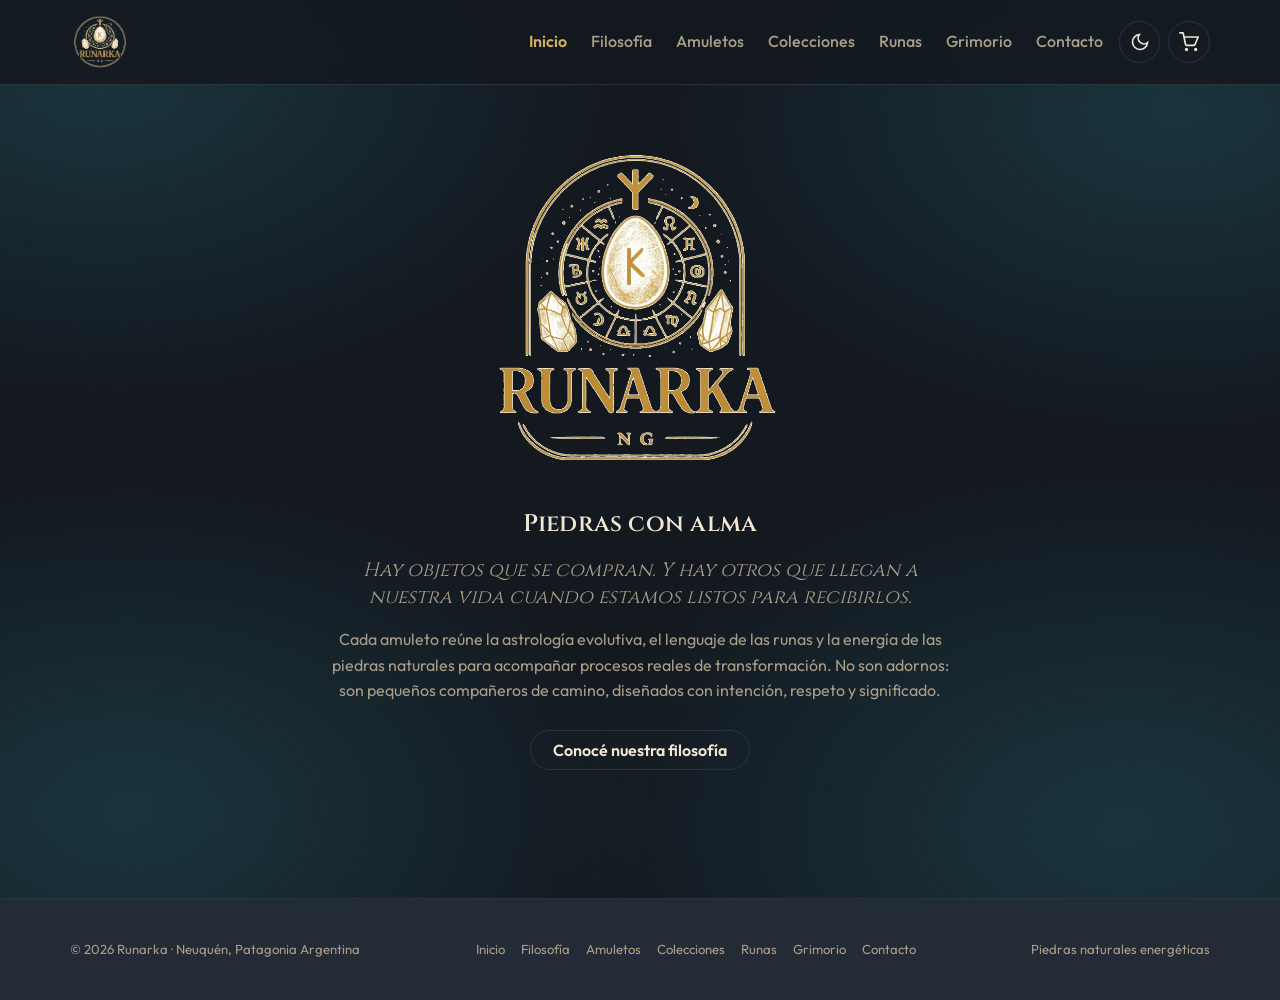
<file: index.html>
<!doctype html>
<html lang="es">
  <head>
    <meta charset="UTF-8" />
    <meta name="viewport" content="width=device-width, initial-scale=1" />
    <title>Runarka · Piedras con alma</title>
    <meta
      name="description"
      content="Amuletos y pulseras de piedras naturales energéticas. Hechos a mano en la Patagonia."
    />

    <!-- Tema ANTES de pintar: sin esto se ve un flash blanco en cada
         navegación cuando la persona eligió modo oscuro. -->
    <script>
      try {
        var t = localStorage.getItem("runarka_theme") || "dark";
        document.documentElement.dataset.theme = t === "dark" ? "dark" : "";
      } catch (e) {}
    </script>

    <!-- Tipografías -->
    <link rel="preconnect" href="https://fonts.googleapis.com" />
    <link rel="preconnect" href="https://fonts.gstatic.com" crossorigin />
    <link
      href="https://fonts.googleapis.com/css2?family=Cinzel:wght@500;600;700&family=Outfit:wght@300;400;500;600&display=swap"
      rel="stylesheet"
    />

    <!-- Estilos (orden importa: tokens → base → componentes → layout → features) -->
    <link rel="stylesheet" href="css/tokens.css" />
    <link rel="stylesheet" href="css/base.css" />
    <link rel="stylesheet" href="css/components.css" />
    <link rel="stylesheet" href="css/layout.css" />
    <link rel="stylesheet" href="css/cart.css" />
  </head>
  <body>
    <site-header></site-header>

    <main>
      <section class="section hero">
        <div class="container hero__content">
          <img
            class="hero__logo"
            src="assets/logos/logo3.png"
            alt="Runarka"
            onerror="this.style.display = 'none'"
          />
          <div
            class="prosa center"
            data-contenido="inicio"
            style="margin-top: var(--sp-4)"
          ></div>
          <!--<span class="eyebrow">El Lenguaje del Alma</span>
          <p class="hero__text">
            Amuletos y pulseras de piedras naturales energéticas, hechos a mano
            en la Patagonia. Cada pieza acompaña un proceso.
          </p>
          <a class="btn btn--primary" href="colecciones.html">Ver colecciones</a> -->
        </div>
      </section>

      <!--<section class="section">
        <div class="container">
          <div class="rune-divider">ᚱ</div>
          El texto se edita en contenido.json → clave "inicio" 
          <div class="prosa center" data-contenido="inicio"
               style="margin-top: var(--sp-4)"></div>
        </div>
      </section> -->
    </main>

    <site-footer></site-footer>

    <cart-drawer></cart-drawer>

    <script type="module" src="js/main.js"></script>
  </body>
</html>
</file>
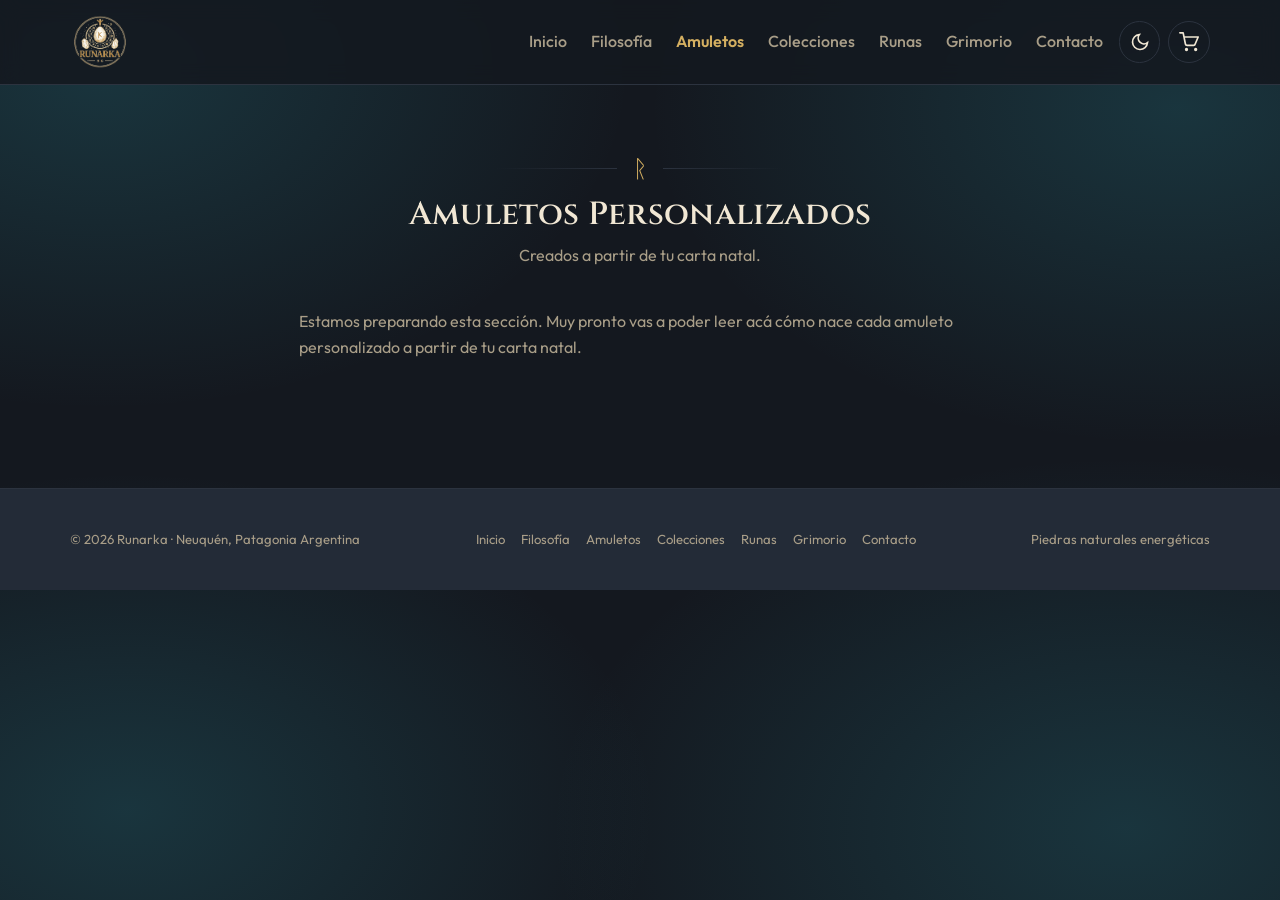
<file: amuletos.html>
<!doctype html>
<html lang="es">
  <head>
    <meta charset="UTF-8" />
    <meta name="viewport" content="width=device-width, initial-scale=1" />
    <title>Amuletos Personalizados · Runarka</title>
    <meta
      name="description"
      content="Amuletos creados a partir de tu carta natal, con piedras elegidas para tu momento."
    />

    <!-- Tema ANTES de pintar: sin esto se ve un flash blanco en cada
         navegación cuando la persona eligió modo oscuro. -->
    <script>
      try {
        var t = localStorage.getItem("runarka_theme") || "dark";
        document.documentElement.dataset.theme = t === "dark" ? "dark" : "";
      } catch (e) {}
    </script>

    <!-- Tipografías -->
    <link rel="preconnect" href="https://fonts.googleapis.com" />
    <link rel="preconnect" href="https://fonts.gstatic.com" crossorigin />
    <link
      href="https://fonts.googleapis.com/css2?family=Cinzel:wght@500;600;700&family=Outfit:wght@300;400;500;600&display=swap"
      rel="stylesheet"
    />

    <!-- Estilos (orden importa: tokens → base → componentes → layout → features) -->
    <link rel="stylesheet" href="css/tokens.css" />
    <link rel="stylesheet" href="css/base.css" />
    <link rel="stylesheet" href="css/components.css" />
    <link rel="stylesheet" href="css/layout.css" />
    <link rel="stylesheet" href="css/cart.css" />
  </head>
  <body>
    <site-header></site-header>

    <main>
      <section class="section">
        <div class="container">
          <div class="section__head">
            <div class="rune-divider">ᚱ</div>
            <h1>Amuletos Personalizados</h1>
            <p>Creados a partir de tu carta natal.</p>
          </div>

          <!-- El texto se edita en contenido.json → clave "amuletos" -->
          <div class="prosa" data-contenido="amuletos"></div>
        </div>
      </section>
    </main>

    <site-footer></site-footer>

    <cart-drawer></cart-drawer>

    <script type="module" src="js/main.js"></script>
  </body>
</html>
</file>
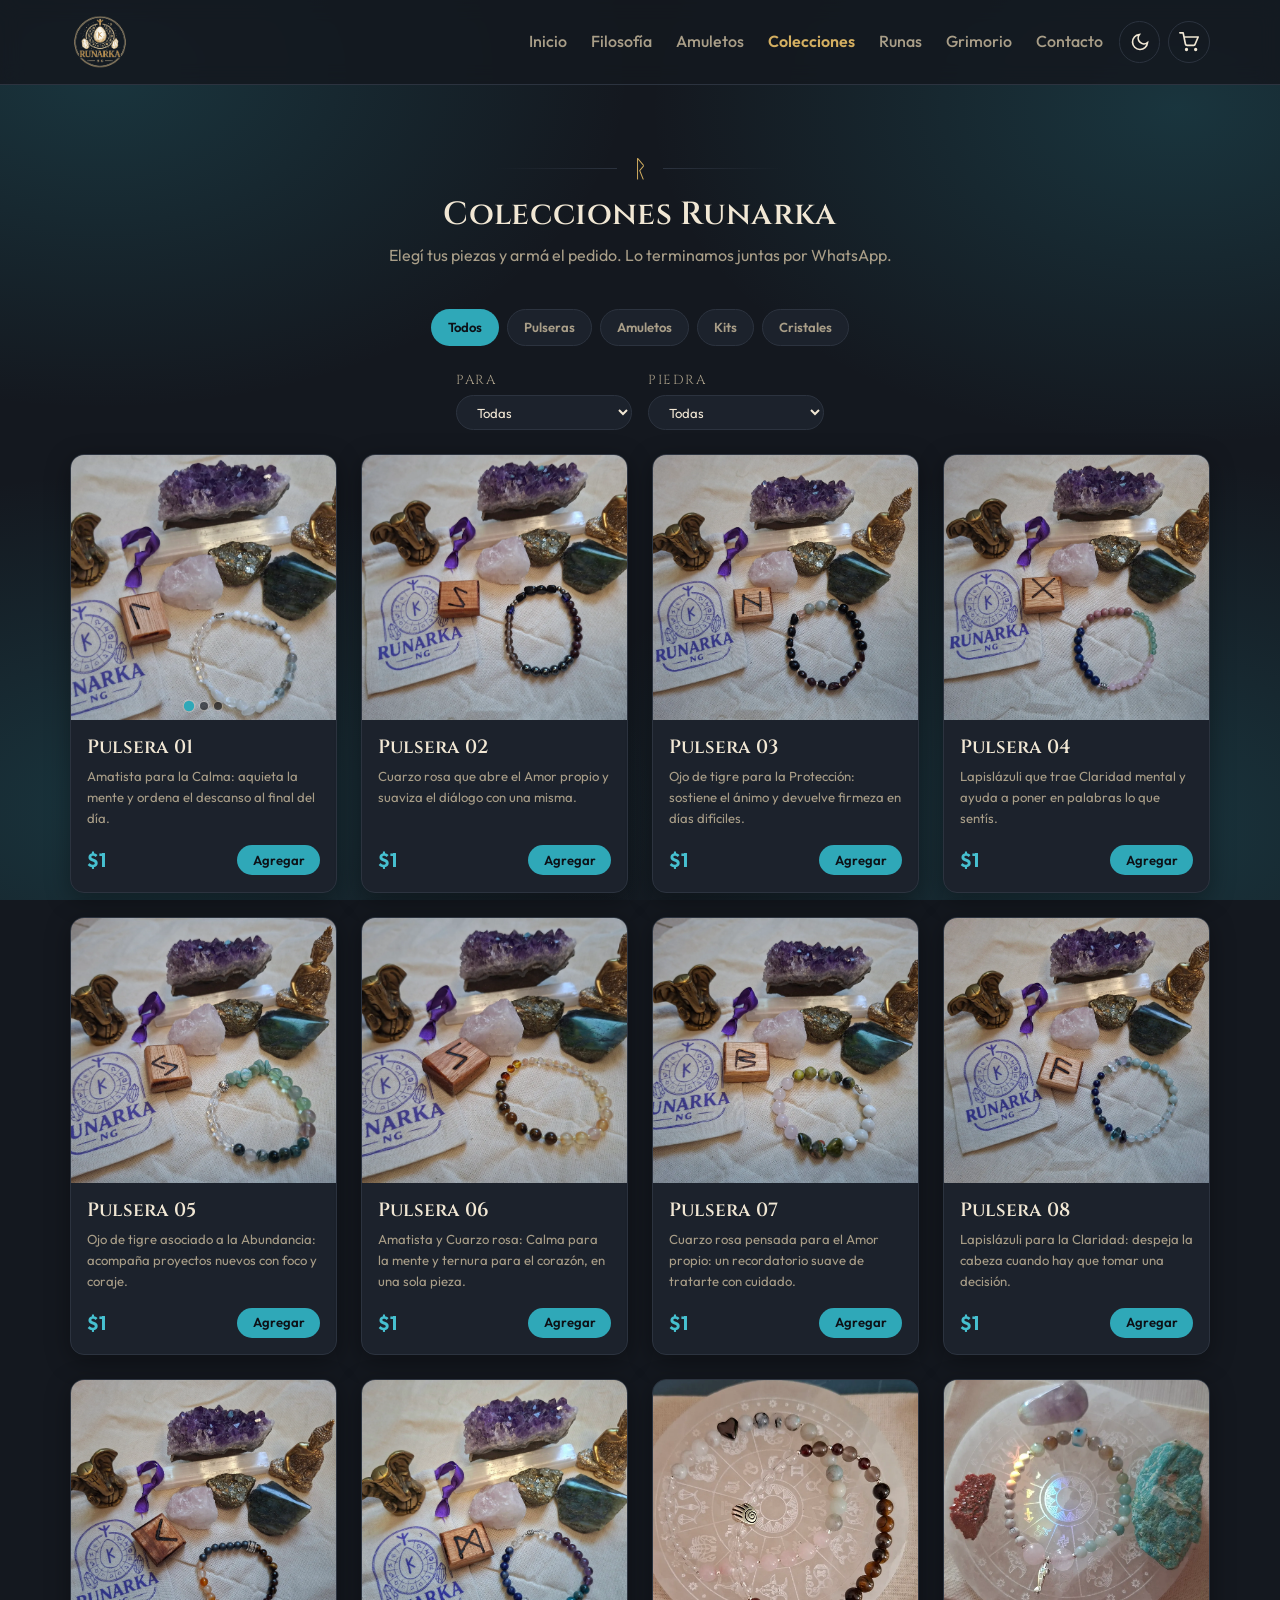
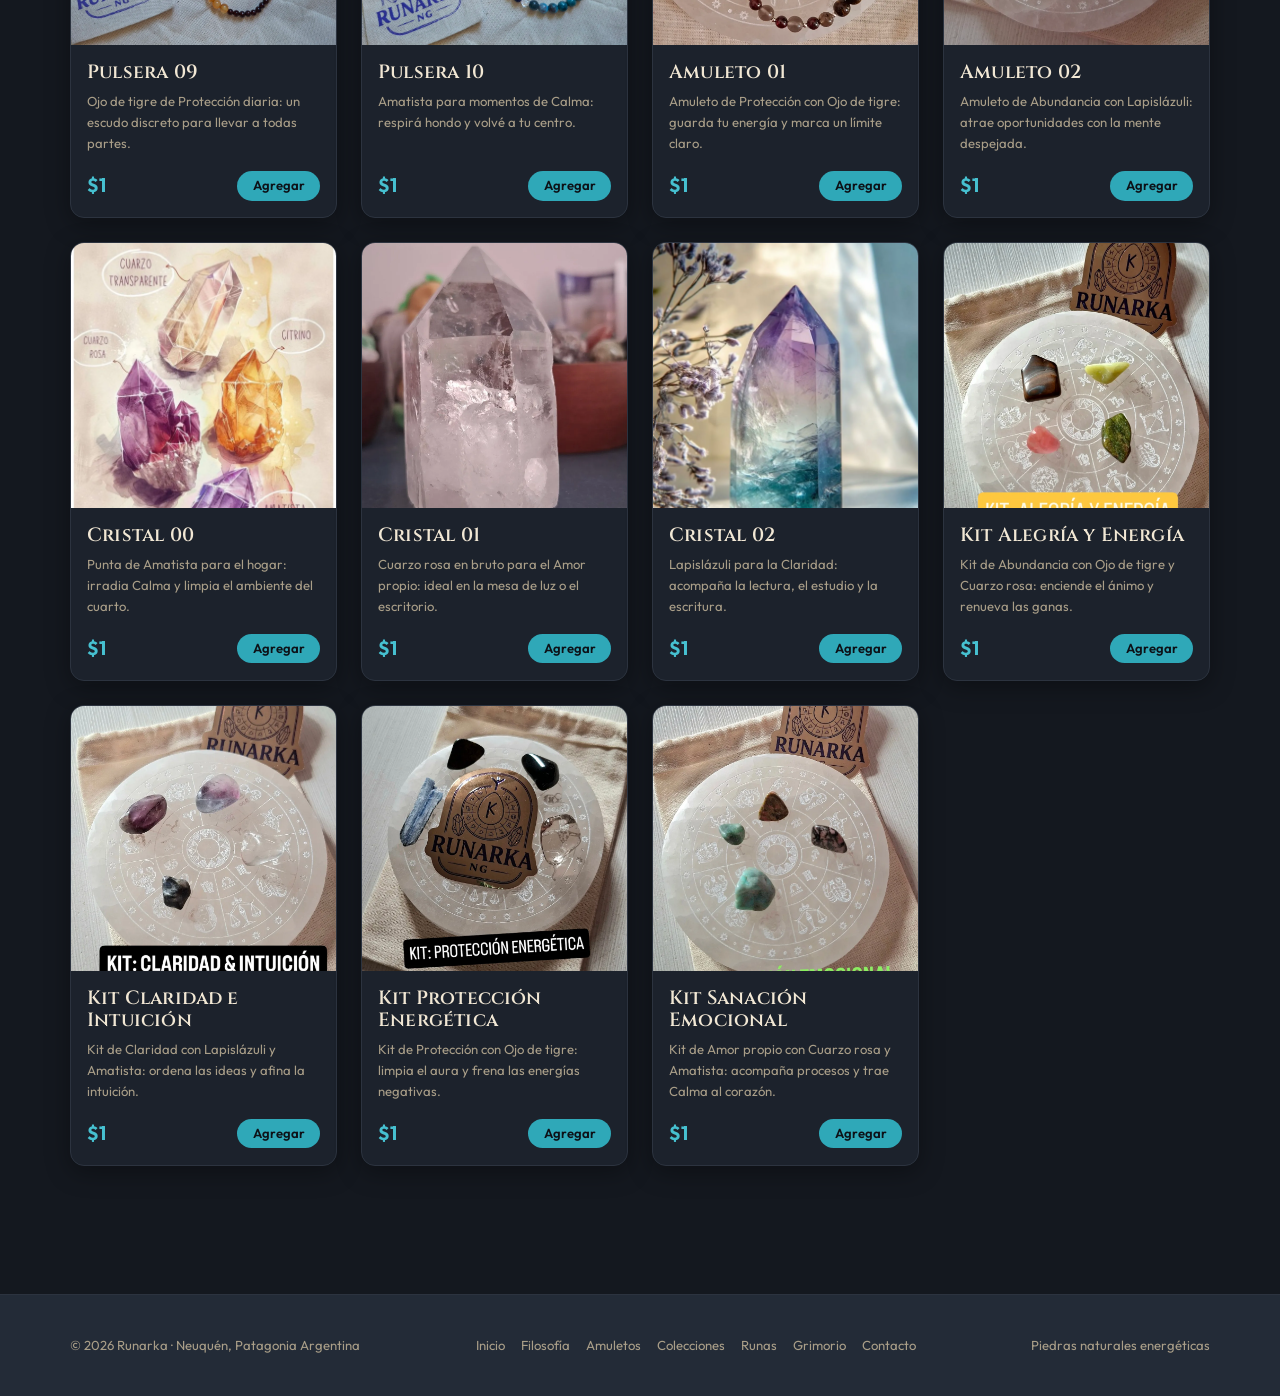
<file: colecciones.html>
<!doctype html>
<html lang="es">
  <head>
    <meta charset="UTF-8" />
    <meta name="viewport" content="width=device-width, initial-scale=1" />
    <title>Colecciones Runarka</title>
    <meta
      name="description"
      content="Pulseras, amuletos, cristales y kits de piedras naturales. Armá tu pedido y lo cerramos por WhatsApp."
    />

    <!-- Tema ANTES de pintar: sin esto se ve un flash blanco en cada
         navegación cuando la persona eligió modo oscuro. -->
    <script>
      try {
        var t = localStorage.getItem("runarka_theme") || "dark";
        document.documentElement.dataset.theme = t === "dark" ? "dark" : "";
      } catch (e) {}
    </script>

    <!-- Tipografías -->
    <link rel="preconnect" href="https://fonts.googleapis.com" />
    <link rel="preconnect" href="https://fonts.gstatic.com" crossorigin />
    <link
      href="https://fonts.googleapis.com/css2?family=Cinzel:wght@500;600;700&family=Outfit:wght@300;400;500;600&display=swap"
      rel="stylesheet"
    />

    <!-- Estilos (orden importa: tokens → base → componentes → layout → features) -->
    <link rel="stylesheet" href="css/tokens.css" />
    <link rel="stylesheet" href="css/base.css" />
    <link rel="stylesheet" href="css/components.css" />
    <link rel="stylesheet" href="css/layout.css" />
    <link rel="stylesheet" href="css/cart.css" />
    <link rel="stylesheet" href="css/filters.css" />
  </head>
  <body>
    <site-header></site-header>

    <main>
      <section class="section">
        <div class="container">
          <div class="section__head">
            <div class="rune-divider">ᚱ</div>
            <h1>Colecciones Runarka</h1>
            <p>
              Elegí tus piezas y armá el pedido. Lo terminamos juntas por
              WhatsApp.
            </p>
          </div>

          <div class="filters" id="catalogo-filtros">
            <!-- chips de categoría -->
          </div>

          <!-- FILTRO A PRUEBA: borrar este div y el <link> de filters.css -->
          <div class="filters-extra" id="catalogo-filtros-extra"></div>
          <div class="grid" id="catalogo-grid">
            <!-- productos dinámicos -->
          </div>
        </div>
      </section>
    </main>

    <site-footer></site-footer>

    <cart-drawer></cart-drawer>

    <script type="module" src="js/main.js"></script>
  </body>
</html>
</file>
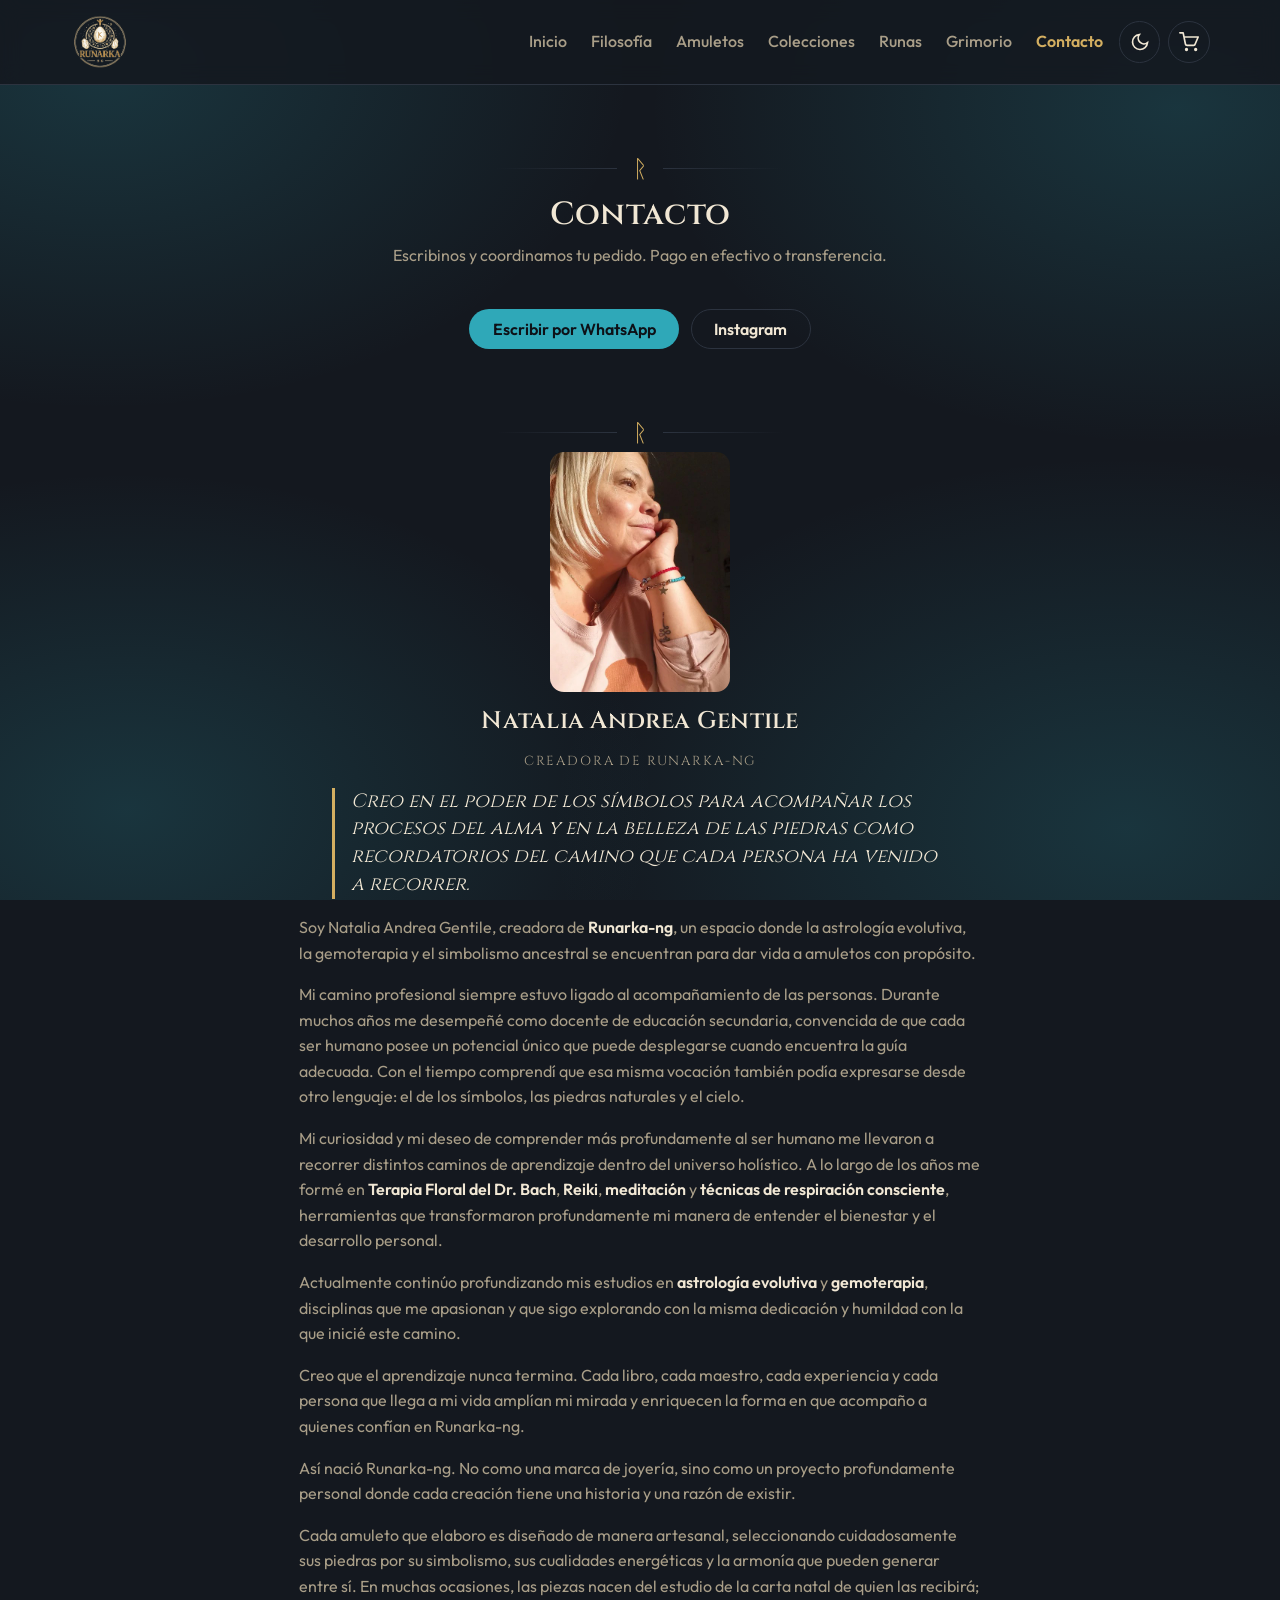
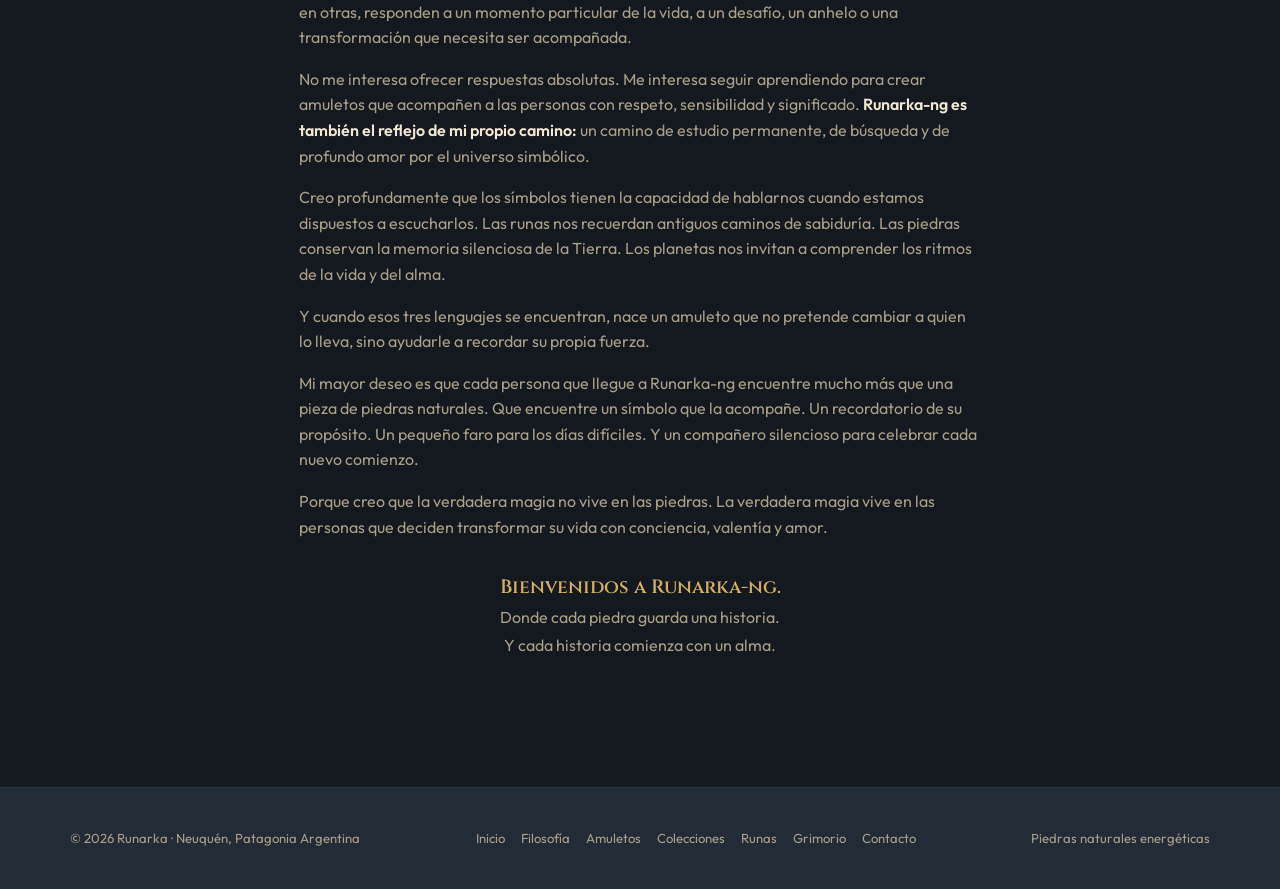
<file: contacto.html>
<!doctype html>
<html lang="es">
  <head>
    <meta charset="UTF-8" />
    <meta name="viewport" content="width=device-width, initial-scale=1" />
    <title>Contacto · Runarka</title>
    <meta
      name="description"
      content="Escribinos y coordinamos tu pedido. Pago en efectivo o transferencia."
    />

    <!-- Tema ANTES de pintar: sin esto se ve un flash blanco en cada
         navegación cuando la persona eligió modo oscuro. -->
    <script>
      try {
        var t = localStorage.getItem("runarka_theme") || "dark";
        document.documentElement.dataset.theme = t === "dark" ? "dark" : "";
      } catch (e) {}
    </script>

    <!-- Tipografías -->
    <link rel="preconnect" href="https://fonts.googleapis.com" />
    <link rel="preconnect" href="https://fonts.gstatic.com" crossorigin />
    <link
      href="https://fonts.googleapis.com/css2?family=Cinzel:wght@500;600;700&family=Outfit:wght@300;400;500;600&display=swap"
      rel="stylesheet"
    />

    <!-- Estilos (orden importa: tokens → base → componentes → layout → features) -->
    <link rel="stylesheet" href="css/tokens.css" />
    <link rel="stylesheet" href="css/base.css" />
    <link rel="stylesheet" href="css/components.css" />
    <link rel="stylesheet" href="css/layout.css" />
    <link rel="stylesheet" href="css/cart.css" />
  </head>
  <body>
    <site-header></site-header>

    <main>
      <section class="section">
        <div class="container">
          <div class="section__head">
            <div class="rune-divider">ᚱ</div>
            <h1>Contacto</h1>
            <p class="muted">
              Escribinos y coordinamos tu pedido. Pago en efectivo o
              transferencia.
            </p>
          </div>

          <div class="contact">
            <div class="contact__links">
              <a
                class="btn btn--primary"
                id="contacto-wa"
                href="#"
                target="_blank"
                rel="noopener"
                >Escribir por WhatsApp</a
              >
              <a
                class="btn btn--ghost"
                href="https://www.instagram.com/runarka_ng/"
                target="_blank"
                rel="noopener"
                >Instagram</a
              >
            </div>
          </div>

          <div class="rune-divider" style="margin-top: var(--sp-6)">ᚱ</div>

          <!-- La bio se edita en contenido.json → clave "contacto" -->
          <div class="prosa" data-contenido="contacto"></div>
        </div>
      </section>
    </main>

    <site-footer></site-footer>

    <cart-drawer></cart-drawer>

    <script type="module" src="js/main.js"></script>
  </body>
</html>
</file>
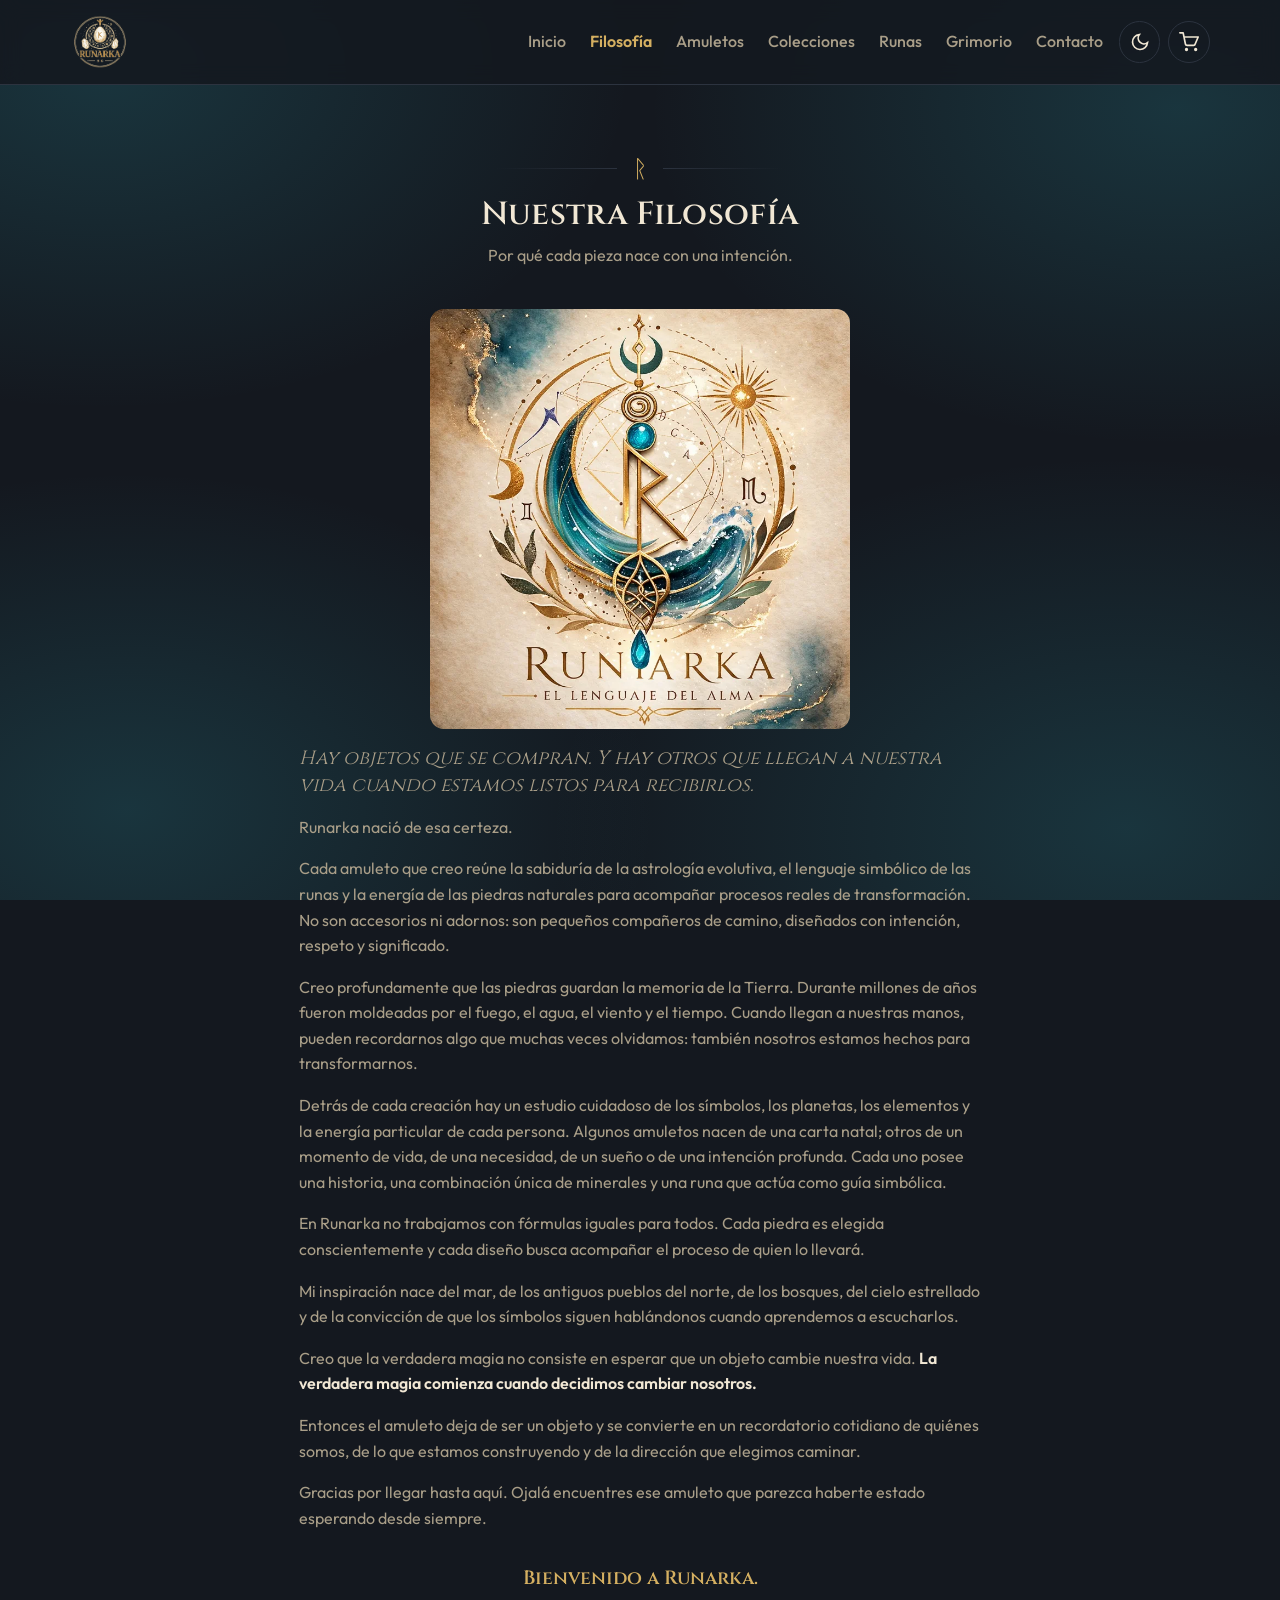
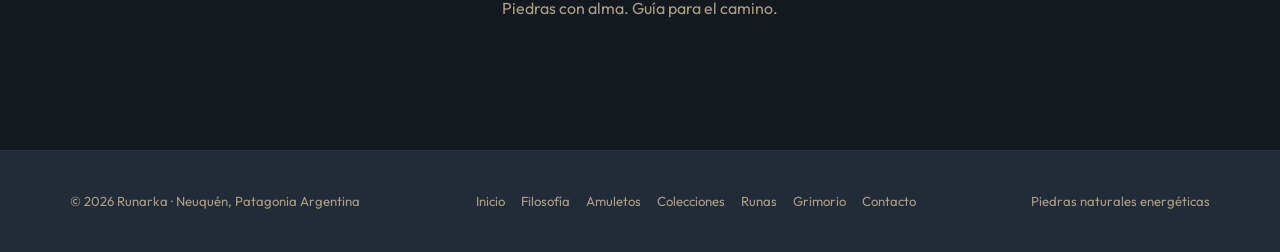
<file: filosofia.html>
<!doctype html>
<html lang="es">
  <head>
    <meta charset="UTF-8" />
    <meta name="viewport" content="width=device-width, initial-scale=1" />
    <title>Nuestra Filosofía · Runarka</title>
    <meta
      name="description"
      content="Astrología evolutiva, runas y piedras naturales para acompañar procesos reales de transformación."
    />

    <!-- Tema ANTES de pintar: sin esto se ve un flash blanco en cada
         navegación cuando la persona eligió modo oscuro. -->
    <script>
      try {
        var t = localStorage.getItem("runarka_theme") || "dark";
        document.documentElement.dataset.theme = t === "dark" ? "dark" : "";
      } catch (e) {}
    </script>

    <!-- Tipografías -->
    <link rel="preconnect" href="https://fonts.googleapis.com" />
    <link rel="preconnect" href="https://fonts.gstatic.com" crossorigin />
    <link
      href="https://fonts.googleapis.com/css2?family=Cinzel:wght@500;600;700&family=Outfit:wght@300;400;500;600&display=swap"
      rel="stylesheet"
    />

    <!-- Estilos (orden importa: tokens → base → componentes → layout → features) -->
    <link rel="stylesheet" href="css/tokens.css" />
    <link rel="stylesheet" href="css/base.css" />
    <link rel="stylesheet" href="css/components.css" />
    <link rel="stylesheet" href="css/layout.css" />
    <link rel="stylesheet" href="css/cart.css" />
  </head>
  <body>
    <site-header></site-header>

    <main>
      <section class="section">
        <div class="container">
          <div class="section__head">
            <div class="rune-divider">ᚱ</div>
            <h1>Nuestra Filosofía</h1>
            <p>Por qué cada pieza nace con una intención.</p>
          </div>

          <!-- El texto se edita en contenido.json → clave "filosofia" -->
          <div class="prosa" data-contenido="filosofia"></div>
        </div>
      </section>
    </main>

    <site-footer></site-footer>

    <cart-drawer></cart-drawer>

    <script type="module" src="js/main.js"></script>
  </body>
</html>
</file>
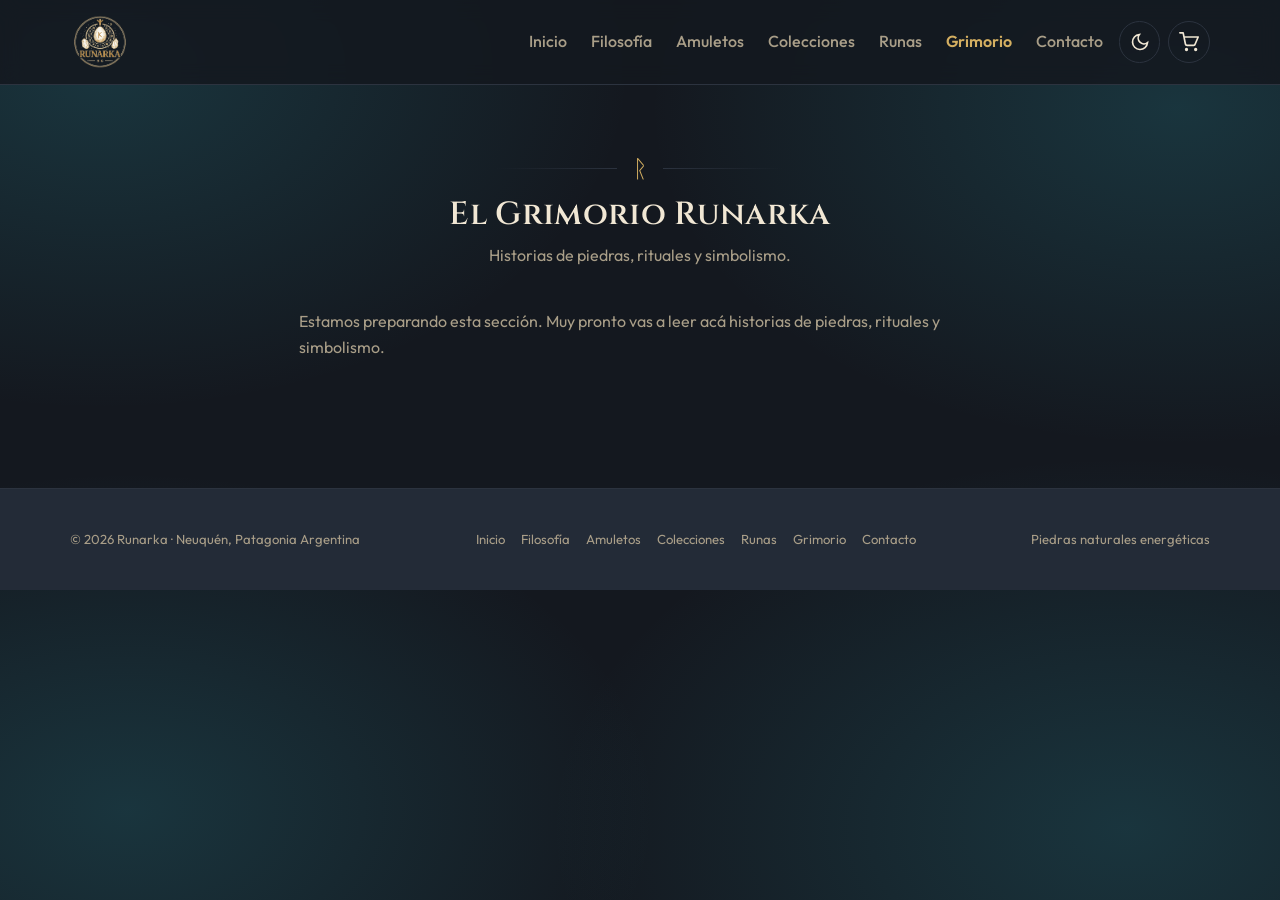
<file: grimorio.html>
<!doctype html>
<html lang="es">
  <head>
    <meta charset="UTF-8" />
    <meta name="viewport" content="width=device-width, initial-scale=1" />
    <title>El Grimorio Runarka</title>
    <meta
      name="description"
      content="Historias de piedras, rituales y simbolismo."
    />

    <!-- Tema ANTES de pintar: sin esto se ve un flash blanco en cada
         navegación cuando la persona eligió modo oscuro. -->
    <script>
      try {
        var t = localStorage.getItem("runarka_theme") || "dark";
        document.documentElement.dataset.theme = t === "dark" ? "dark" : "";
      } catch (e) {}
    </script>

    <!-- Tipografías -->
    <link rel="preconnect" href="https://fonts.googleapis.com" />
    <link rel="preconnect" href="https://fonts.gstatic.com" crossorigin />
    <link
      href="https://fonts.googleapis.com/css2?family=Cinzel:wght@500;600;700&family=Outfit:wght@300;400;500;600&display=swap"
      rel="stylesheet"
    />

    <!-- Estilos (orden importa: tokens → base → componentes → layout → features) -->
    <link rel="stylesheet" href="css/tokens.css" />
    <link rel="stylesheet" href="css/base.css" />
    <link rel="stylesheet" href="css/components.css" />
    <link rel="stylesheet" href="css/layout.css" />
    <link rel="stylesheet" href="css/cart.css" />
  </head>
  <body>
    <site-header></site-header>

    <main>
      <section class="section">
        <div class="container">
          <div class="section__head">
            <div class="rune-divider">ᚱ</div>
            <h1>El Grimorio Runarka</h1>
            <p>Historias de piedras, rituales y simbolismo.</p>
          </div>

          <!-- El texto se edita en contenido.json → clave "grimorio" -->
          <div class="prosa" data-contenido="grimorio"></div>
        </div>
      </section>
    </main>

    <site-footer></site-footer>

    <cart-drawer></cart-drawer>

    <script type="module" src="js/main.js"></script>
  </body>
</html>
</file>
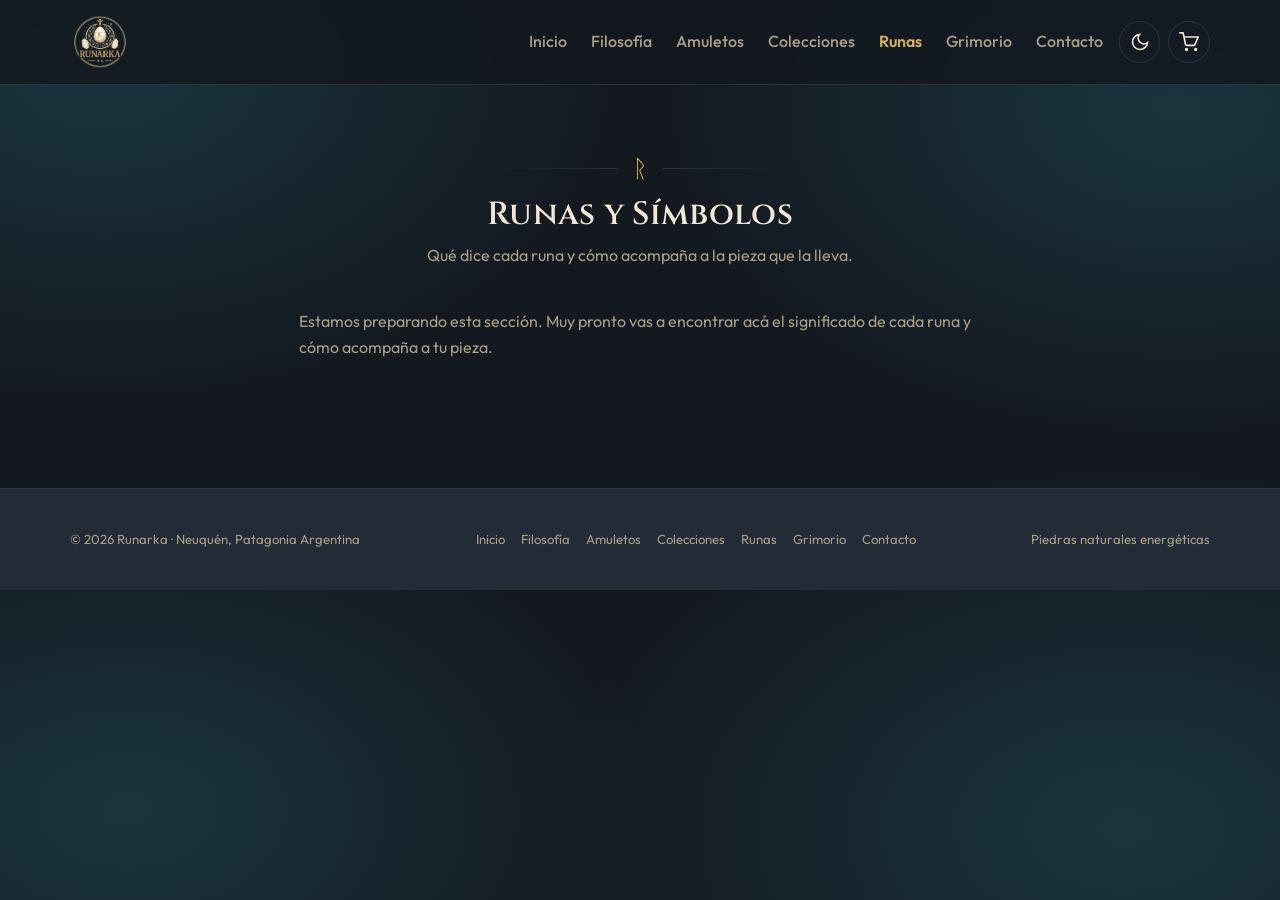
<file: runas.html>
<!doctype html>
<html lang="es">
  <head>
    <meta charset="UTF-8" />
    <meta name="viewport" content="width=device-width, initial-scale=1" />
    <title>Runas y Símbolos · Runarka</title>
    <meta
      name="description"
      content="El significado de las runas y cómo acompañan a cada pieza de Runarka."
    />

    <!-- Tema ANTES de pintar: sin esto se ve un flash blanco en cada
         navegación cuando la persona eligió modo oscuro. -->
    <script>
      try {
        var t = localStorage.getItem("runarka_theme") || "dark";
        document.documentElement.dataset.theme = t === "dark" ? "dark" : "";
      } catch (e) {}
    </script>

    <!-- Tipografías -->
    <link rel="preconnect" href="https://fonts.googleapis.com" />
    <link rel="preconnect" href="https://fonts.gstatic.com" crossorigin />
    <link
      href="https://fonts.googleapis.com/css2?family=Cinzel:wght@500;600;700&family=Outfit:wght@300;400;500;600&display=swap"
      rel="stylesheet"
    />

    <!-- Estilos (orden importa: tokens → base → componentes → layout → features) -->
    <link rel="stylesheet" href="css/tokens.css" />
    <link rel="stylesheet" href="css/base.css" />
    <link rel="stylesheet" href="css/components.css" />
    <link rel="stylesheet" href="css/layout.css" />
    <link rel="stylesheet" href="css/cart.css" />
  </head>
  <body>
    <site-header></site-header>

    <main>
      <section class="section">
        <div class="container">
          <div class="section__head">
            <div class="rune-divider">ᚱ</div>
            <h1>Runas y Símbolos</h1>
            <p>Qué dice cada runa y cómo acompaña a la pieza que la lleva.</p>
          </div>

          <!-- El texto se edita en contenido.json → clave "runas" -->
          <div class="prosa" data-contenido="runas"></div>
        </div>
      </section>
    </main>

    <site-footer></site-footer>

    <cart-drawer></cart-drawer>

    <script type="module" src="js/main.js"></script>
  </body>
</html>
</file>
<file: css/tokens.css>
/* ============================================================
   tokens.css — Variables de diseño
   Cambiar algo acá y se actualiza TODO el sitio.
   No usar colores sueltos en los componentes: usá los roles.
   ============================================================ */

:root {
  /* --- Paleta de marca (sacada del logo de Runarka) --- */
  --c-sand: #faf7f2; /* fondo principal, pergamino  */
  --c-surface: #fbf6ec; /* tarjetas y paneles          */
  --c-surface-2: #f3ead8; /* paneles alternos / hover    */
  --c-ink: #683d13; /* texto principal             */
  --c-ink-soft: #7a6a55; /* texto secundario            */
  --c-gold: #b68a3e; /* dorado, acento de marca     */
  --c-dark-gold: #7a3103;
  --c-gold-soft: #d4af61;
  --c-teal: #1e7f92; /* turquesa, acción principal  */
  --c-teal-strong: #186575;
  --c-teal-soft: #2fa8b8;
  --c-line: #e0d2b6; /* bordes suaves               */
  --c-danger: #b4493b;
  /* Nubes del fondo — modo claro (tonos más oscuros para que se vean) */
  --neb-1: color-mix(in srgb, var(--accent-3) 16%, transparent);
  --neb-2: color-mix(in srgb, var(--accent-3) 16%, transparent);
  --neb-3: color-mix(in srgb, var(--accent-3) 16%, transparent);
  --neb-4: color-mix(in srgb, var(--accent-3) 16%, transparent);
  /* Logo: filtro de color + glow, por tema (none = original) */
  --logo-filter: brightness(.8) contrast(1.1);
  --logo-glow: drop-shadow(0 8px 24px rgba(52, 42, 32, .20));

  /* --- Roles semánticos  --- */
  --bg: var(--c-sand);
  --surface: var(--c-surface);
  --surface-alt: var(--c-surface-2);
  --text: var(--c-ink);
  --text-muted: var(--c-ink-soft);
  --accent: var(--c-teal);
  --accent-hover: var(--c-teal-strong);
  --accent-2: var(--c-gold);
  --accent-3: var(--c-dark-gold);
  --on-accent: #ffffff;
  --on-gold: #2a2019;
  --border: var(--c-line);

  /* --- Tipografía --- */
  --font-display: "Cinzel", Georgia, "Times New Roman", serif;
  --font-body: "Outfit", system-ui, -apple-system, Segoe UI, sans-serif;

  --fs-300: 0.82rem;
  --fs-400: 1rem;
  --fs-500: 1.2rem;
  --fs-600: 1.5rem;
  --fs-700: 2rem;
  --fs-800: clamp(2.2rem, 5vw, 3.4rem);

  /* --- Espaciado (escala consistente) --- */
  --sp-1: 0.35rem;
  --sp-2: 0.6rem;
  --sp-3: 1rem;
  --sp-4: 1.5rem;
  --sp-5: 2.5rem;
  --sp-6: 4rem;

  /* --- Formas, sombras, movimiento --- */
  --radius: 14px;
  --radius-sm: 8px;
  --radius-pill: 999px;
  --shadow: 0 6px 24px rgba(52, 42, 32, 0.1);
  --shadow-lg: 0 14px 40px rgba(52, 42, 32, 0.18);
  --transition: 0.25s ease;

  /* --- Layout --- */
  --container: 1140px;
}

/* ============================================================
   MODO OSCURO — listo para usar.
   Se activa con  <html data-theme="dark">  (lo hace el toggle).
   Solo redefinimos los ROLES; los componentes no se tocan.
   ============================================================ */
[data-theme="dark"] {
  --bg: #14181f;
  --surface: #1c222c;
  --surface-alt: #232b37;
  --text: #f1e7d4;
  --text-muted: #a99e88;
  --accent: #2fa8b8;
  --accent-hover: #46c0d0;
  --accent-2: #d4af61;
  --on-accent: #0d1117;
  --border: #2c333f;
  --shadow: 0 6px 24px rgba(0, 0, 0, 0.35);
  --shadow-lg: 0 14px 40px rgba(0, 0, 0, 0.5);
  /* Nubes del fondo — modo oscuro (glow claro sobre la noche) */
  --neb-1: color-mix(in srgb, var(--accent) 20%, transparent);
  --neb-2: color-mix(in srgb, var(--accent) 20%, transparent);
  --neb-3: color-mix(in srgb, var(--accent) 20%, transparent);
  --neb-4: color-mix(in srgb, var(--accent) 20%, transparent);
  /* Logo: filtro de color + glow, por tema (none = original) */
  --logo-filter: none;
  --logo-glow: drop-shadow(0 0 26px rgba(47, 168, 184, 0.35));
}
</file>
<file: css/base.css>
/* ============================================================
   base.css — Reset suave, tipografía base y utilidades.
   ============================================================ */

*,
*::before,
*::after {
  box-sizing: border-box;
}
* {
  margin: 0;
}

html {
  scroll-behavior: smooth;
}

body {
  font-family: var(--font-body);
  font-size: var(--fs-400);
  line-height: 1.6;
  color: var(--text);
  background-color: var(--bg);
  background-image:
    radial-gradient(55% 50% at 8% 8%, var(--neb-1), transparent 75%),
    radial-gradient(55% 50% at 92% 12%, var(--neb-2), transparent 75%),
    radial-gradient(60% 55% at 88% 92%, var(--neb-3), transparent 75%),
    radial-gradient(55% 50% at 10% 90%, var(--neb-4), transparent 75%);
  background-attachment: fixed;
  background-repeat: no-repeat;
  -webkit-font-smoothing: antialiased;
  transition:
    background var(--transition),
    color var(--transition);
}

img {
  max-width: 100%;
  display: block;
}
a {
  color: inherit;
  text-decoration: none;
}
button {
  font: inherit;
  color: inherit;
  cursor: pointer;
  background: none;
  border: none;
}

h1,
h2,
h3 {
  font-family: var(--font-display);
  font-weight: 600;
  line-height: 1.15;
  letter-spacing: 0.01em;
}
h2 {
  font-size: var(--fs-700);
}
h3 {
  font-size: var(--fs-500);
}

/* --- Utilidades --- */
.container {
  width: min(100% - 2.5rem, var(--container));
  margin-inline: auto;
}
.muted {
  color: var(--text-muted);
}
.center {
  text-align: center;
}
.stack {
  display: grid;
  gap: var(--sp-3);
}
[hidden] {
  display: none !important;
}

/* --- Accesibilidad --- */
:focus-visible {
  outline: 2px solid var(--accent);
  outline-offset: 3px;
  border-radius: 4px;
}

@media (prefers-reduced-motion: reduce) {
  * {
    animation: none !important;
    transition: none !important;
    scroll-behavior: auto !important;
  }
}
</file>
<file: css/components.css>
/* ============================================================
   components.css — Piezas reutilizables.
   La idea: agregás un botón/panel nuevo y con la misma clase
   ya hereda el estilo. Para variar, usás modificadores (--algo).
   ============================================================ */

/* ---------- Botón ---------- */
.btn {
  display: inline-flex;
  align-items: center;
  justify-content: center;
  gap: 0.5rem;
  padding: 0.7rem 1.4rem;
  border: 1px solid transparent;
  border-radius: var(--radius-pill);
  font-weight: 600;
  line-height: 1;
  transition:
    background var(--transition),
    color var(--transition),
    border-color var(--transition),
    transform var(--transition);
}
.btn:hover {
  transform: translateY(-1px);
}
.btn:active {
  transform: translateY(0);
}
.btn[disabled] {
  opacity: 0.45;
  cursor: not-allowed;
  transform: none;
}

/* Modificadores de color */
.btn--primary {
  background: var(--accent);
  color: var(--on-accent);
}
.btn--primary:hover {
  background: var(--accent-hover);
}
.btn--gold {
  background: var(--accent-2);
  color: var(--on-gold);
}
.btn--ghost {
  background: transparent;
  border-color: var(--border);
  color: var(--text);
}
.btn--ghost:hover {
  background: var(--surface-alt);
}

/* Modificadores de tamaño / ancho */
.btn--sm {
  padding: 0.45rem 0.9rem;
  font-size: var(--fs-300);
}
.btn--block {
  width: 100%;
}

/* ---------- Panel / Tarjeta ---------- */
.panel {
  background: var(--surface);
  border: 1px solid var(--border);
  border-radius: var(--radius);
  box-shadow: var(--shadow);
}
.panel--flat {
  box-shadow: none;
}
.panel--pad {
  padding: var(--sp-4);
}

/* ---------- Chip de filtro (seleccionable) ---------- */
.chip {
  padding: 0.45rem 1rem;
  border: 1px solid var(--border);
  border-radius: var(--radius-pill);
  background: var(--surface);
  color: var(--text-muted);
  font-weight: 600;
  font-size: var(--fs-300);
  transition:
    background var(--transition),
    color var(--transition),
    border-color var(--transition);
}
.chip:hover {
  color: var(--text);
}
.chip.is-active {
  background: var(--accent);
  color: var(--on-accent);
  border-color: transparent;
}

/* ---------- Badge (contador) ---------- */
.badge {
  min-width: 1.25rem;
  height: 1.25rem;
  padding: 0 0.35rem;
  display: inline-flex;
  align-items: center;
  justify-content: center;
  background: var(--accent-2);
  color: var(--on-gold);
  border-radius: var(--radius-pill);
  font-size: 0.7rem;
  font-weight: 700;
  line-height: 1;
}

/* ---------- Botón ícono (carrito, menú, tema) ---------- */
.icon-btn {
  position: relative;
  width: 2.6rem;
  height: 2.6rem;
  display: inline-flex;
  align-items: center;
  justify-content: center;
  border: 1px solid var(--border);
  border-radius: var(--radius-pill);
  color: var(--text);
  transition: background var(--transition);
}
.icon-btn:hover {
  background: var(--surface-alt);
}
.icon-btn svg {
  width: 1.25rem;
  height: 1.25rem;
}
.icon-btn .badge {
  position: absolute;
  top: -5px;
  right: -5px;
}

/* ---------- Stepper de cantidad ---------- */
.stepper {
  display: inline-flex;
  align-items: center;
  border: 1px solid var(--border);
  border-radius: var(--radius-pill);
  overflow: hidden;
}
.stepper button {
  width: 2rem;
  height: 2rem;
}
.stepper button:hover {
  background: var(--surface-alt);
}
.stepper span {
  min-width: 2rem;
  text-align: center;
  font-weight: 600;
}

/* ---------- Detalles de marca (firma visual) ---------- */
.eyebrow {
  font-family: var(--font-display);
  text-transform: uppercase;
  letter-spacing: 0.28em;
  font-size: var(--fs-400);
  color: var(--accent-2);
}
.rune-divider {
  display: flex;
  align-items: center;
  justify-content: center;
  gap: 1rem;
  color: var(--accent-2);
  font-size: var(--fs-600);
}
.rune-divider::before,
.rune-divider::after {
  content: "";
  height: 1px;
  width: min(120px, 22vw);
}
.rune-divider::before {
  background: linear-gradient(to right, transparent, var(--border));
}
.rune-divider::after {
  background: linear-gradient(to left, transparent, var(--border));
}

/* ---------- Campo de formulario ---------- */
.field {
  display: grid;
  gap: 0.3rem;
}
.field label {
  font-size: var(--fs-300);
  font-weight: 600;
}
.field input,
.field select,
.field textarea {
  font: inherit;
  font-size: var(--fs-300);
  color: var(--text);
  background: var(--bg);
  border: 1px solid var(--border);
  border-radius: var(--radius-sm);
  padding: 0.55rem 0.75rem;
  width: 100%;
  transition: border-color var(--transition);
}
.field textarea {
  resize: vertical;
}
.field input:focus-visible,
.field select:focus-visible,
.field textarea:focus-visible {
  outline: 2px solid var(--accent);
  outline-offset: 1px;
}
.field .is-error,
.field input.is-error,
.field select.is-error,
.field textarea.is-error {
  border-color: var(--c-danger);
}
.field__help {
  font-size: var(--fs-300);
  color: var(--text-muted);
}

/* ---------- Modal (opciones del producto) ---------- */
.modal {
  position: fixed;
  inset: 0;
  z-index: 90;
  display: grid;
  place-items: center;
  padding: var(--sp-3);
}
.modal__backdrop {
  position: absolute;
  inset: 0;
  background: rgba(20, 16, 12, 0.5);
  opacity: 0;
  transition: opacity var(--transition);
}
.modal.is-open .modal__backdrop {
  opacity: 1;
}
.modal__panel {
  position: relative;
  width: min(420px, 100%);
  max-height: 85vh;
  overflow-y: auto;
  padding: var(--sp-4);
  opacity: 0;
  transform: translateY(10px) scale(0.98);
  transition:
    opacity var(--transition),
    transform var(--transition);
}
.modal.is-open .modal__panel {
  opacity: 1;
  transform: none;
}
.modal__head {
  display: flex;
  align-items: flex-start;
  justify-content: space-between;
  gap: var(--sp-3);
  margin-bottom: var(--sp-4);
}
.modal__titulo {
  font-family: var(--font-display);
  font-size: var(--fs-600);
}
.modal__precio {
  color: var(--accent-hover);
  font-weight: 700;
}
.modal__form {
  display: grid;
  gap: var(--sp-3);
}

/* ---------- Toast (confirmación breve) ---------- */
.toast {
  position: fixed;
  bottom: var(--sp-4);
  right: var(--sp-4);
  z-index: 120; /* por encima del carrito (80) y del modal (90) */
  max-width: min(320px, calc(100% - 2rem));
  padding: 0.7rem 1.1rem;
  background: var(--text);
  color: var(--bg);
  border-radius: var(--radius-pill);
  font-size: var(--fs-300);
  font-weight: 600;
  box-shadow: var(--shadow-lg);
  pointer-events: none;
  opacity: 0;
  transform: translateY(8px);
  transition:
    opacity var(--transition),
    transform var(--transition);
}
.toast.is-visible {
  opacity: 1;
  transform: none;
}

/* ---------- Latido del badge al sumar al carrito ---------- */
@keyframes badge-bump {
  0%,
  100% {
    transform: scale(1);
  }
  35% {
    transform: scale(1.45);
  }
}
.badge.is-bump {
  animation: badge-bump 0.45s ease;
}

/* ---------- Contenido editable (lo dibuja contenido.js) ----------
   El texto vive en contenido.json; la clienta edita ESE archivo.
   Todo esto se renderiza dentro de un contenedor .prosa. */
.prosa {
  max-width: 62ch;
  margin-inline: auto;
  display: grid;
  gap: var(--sp-3);
}
.prosa p {
  color: var(--text-muted);
}
.prosa strong {
  color: var(--text);
  font-weight: 600;
}
/* Variante centrada (la usa la bienvenida del index) */
.prosa.center {
  justify-items: center;
}
.prosa.center p,
.prosa.center .contenido__titulo {
  text-align: center;
}

/* Frase de apertura, un poco más presente */
.prosa__lead {
  font-family: var(--font-display);
  font-style: italic;
  font-size: var(--fs-500);
  line-height: 1.4;
  color: var(--text);
}

/* Título / nombre dentro del contenido */
.contenido__titulo {
  text-align: center;
  font-family: var(--font-display);
  font-size: var(--fs-600);
  margin-bottom: 0.15rem;
}
/* Bajada del título (dorado, en mayúsculas): ideal para un rol */
.contenido__rol {
  text-align: center;
  margin-top: -0.2rem;
  color: var(--accent-2);
  font-family: var(--font-display);
  font-size: var(--fs-300);
  letter-spacing: 0.14em;
  text-transform: uppercase;
}

/* Lista simple */
.contenido__lista {
  color: var(--text-muted);
  padding-left: 1.1rem;
  display: grid;
  gap: 0.35rem;
}

/* Botón / llamada a la acción, centrado */
.contenido__cta {
  margin-top: var(--sp-2);
  text-align: center;
}

/* Cierre / firma, centrado */
.prosa__firma {
  margin-top: var(--sp-3);
  display: grid;
  gap: 0.15rem;
  text-align: center;
}
.prosa__firma strong {
  font-family: var(--font-display);
  font-size: var(--fs-500);
  color: var(--accent-2);
}

/* ---------- Imagen dentro del texto ---------- */
.figura {
  margin-inline: auto;
  max-width: 420px;
}
.figura img {
  width: 100%;
  height: auto;
  border-radius: var(--radius);
}
.figura--retrato {
  max-width: 180px;
}
/*
.figura--retrato img {
  aspect-ratio: 1;
  object-fit: cover;
  border-radius: var(--radius-pill);
}*/

/* ---------- Frase destacada (pull quote) ---------- */
.cita {
  max-width: 56ch;
  margin-inline: auto;
  padding-left: var(--sp-3);
  border-left: 3px solid var(--accent-2);
  font-family: var(--font-display);
  font-style: italic;
  font-size: var(--fs-500);
  line-height: 1.45;
  color: var(--text);
}
</file>
<file: css/layout.css>
/* ============================================================
   layout.css — Estructura de la página.
   Cada bloque es independiente: para mover o agregar una
   sección, copiás un <section class="section"> y listo.
   ============================================================ */

/* ---------- Header ---------- */
.site-header {
  position: sticky;
  top: 0;
  z-index: 50;
  background: color-mix(in srgb, var(--bg) 88%, transparent);
  backdrop-filter: blur(10px);
  border-bottom: 1px solid var(--border);
}
.site-header__inner {
  display: flex;
  align-items: center;
  gap: var(--sp-3);
  padding: 0.75rem 0;
}

.brand {
  display: flex;
  align-items: center;
  gap: 0.6rem;
  font-family: var(--font-display);
  font-weight: 700;
  letter-spacing: 0.18em;
  font-size: var(--fs-500);
}
.brand img {
  width: 60px;
  height: 60px;
  object-fit: contain;
  filter: var(--logo-filter);
  transition: filter var(--transition);
}

.nav {
  display: flex;
  gap: var(--sp-4);
  margin-left: auto;
}
.nav a {
  font-weight: 500;
  color: var(--text-muted);
  transition: color var(--transition);
}
.nav a:hover {
  color: var(--text);
}
/* Página actual: la marca <site-header> con aria-current="page" */
.nav a[aria-current="page"] {
  color: var(--accent-2);
  font-weight: 600;
}

.header-actions {
  display: flex;
  align-items: center;
  gap: 0.5rem;
}
.nav-toggle {
  display: none;
}

/* ---------- Hero ---------- */
.hero {
  position: relative;
  text-align: center;
  padding: var(--sp-6) 0;
  overflow: hidden;
}
.hero__content {
  position: relative;
  max-width: 640px;
  margin-inline: auto;
  display: grid;
  gap: var(--sp-3);
  justify-items: center;
}
.hero__title {
  font-size: var(--fs-800);
  letter-spacing: 0.04em;
  color: var(--text);
}
.hero__tagline {
  font-family: var(--font-display);
  font-style: italic;
  font-size: var(--fs-500);
  color: var(--text-muted);
}
.hero__text {
  color: var(--text-muted);
  max-width: 48ch;
}

/* ---------- Sección (ritmo vertical único para todas) ---------- */
.section {
  padding: var(--sp-6) 0;
}
.section__head {
  display: grid;
  gap: 0.6rem;
  justify-items: center;
  text-align: center;
  margin-bottom: var(--sp-5);
}
/* Cada página interna abre con un h1; le damos el peso de un h2 */
.section__head h1 {
  font-size: var(--fs-700);
}
.section__head p {
  color: var(--text-muted);
  max-width: 52ch;
}

/* ---------- Filtros ---------- */
.filters {
  display: flex;
  flex-wrap: wrap;
  gap: 0.5rem;
  justify-content: center;
  margin-bottom: var(--sp-4);
}

/* ---------- Grilla genérica (responsive sin media queries) ---------- */
.grid {
  display: grid;
  gap: var(--sp-4);
  grid-template-columns: repeat(auto-fill, minmax(240px, 1fr));
}

/* ---------- Tarjeta de producto (reutiliza .panel) ---------- */
.product {
  display: flex;
  flex-direction: column;
  overflow: hidden;
}
.product__media {
  position: relative; /* ancla los puntitos de la galería */
  aspect-ratio: 1;
  background: var(--surface-alt);
  overflow: hidden;
}

/* ---------- Galería del producto (varias fotos) ----------
   Reutiliza .product__media. Swipe nativo con scroll-snap:
   casi sin JS. Con 1 sola foto se ve idéntico a antes. */
.product__track {
  display: flex;
  height: 100%;
  overflow-x: auto;
  scroll-snap-type: x mandatory;
  scroll-behavior: smooth;
  scrollbar-width: none; /* Firefox */
}
.product__track::-webkit-scrollbar {
  display: none; /* WebKit: sin barra */
}
.product__track img {
  min-width: 100%;
  scroll-snap-align: center;
}
.product__dots {
  position: absolute;
  left: 0;
  right: 0;
  bottom: 0.6rem;
  display: flex;
  justify-content: center;
  gap: 0.4rem;
  pointer-events: none; /* solo los puntitos son clickeables */
}
.product__dot {
  width: 0.5rem;
  height: 0.5rem;
  padding: 0;
  border-radius: var(--radius-pill);
  background: color-mix(in srgb, var(--on-accent) 60%, transparent);
  box-shadow: 0 0 0 1px color-mix(in srgb, var(--text) 25%, transparent);
  pointer-events: auto;
  transition:
    background var(--transition),
    transform var(--transition);
}
.product__dot.is-active {
  background: var(--accent);
  transform: scale(1.3);
}
.product__media img {
  width: 100%;
  height: 100%;
  object-fit: cover;
  transition: transform 0.4s ease;
}
.product:hover .product__media img {
  transform: scale(1.05);
}
.product__body {
  display: flex;
  flex-direction: column;
  gap: 0.5rem;
  padding: var(--sp-3);
  flex: 1;
}
.product__name {
  font-family: var(--font-display);
  font-size: var(--fs-500);
}
.product__desc {
  font-size: var(--fs-300);
  color: var(--text-muted);
  flex: 1;
}
.product__foot {
  display: flex;
  align-items: center;
  justify-content: space-between;
  gap: 0.5rem;
  margin-top: 0.5rem;
}
.product__price {
  font-weight: 700;
  font-size: var(--fs-500);
  color: var(--accent-hover);
}

/* ---------- Contacto ---------- */
.contact {
  display: grid;
  gap: var(--sp-3);
  justify-items: center;
  text-align: center;
  max-width: 520px;
  margin-inline: auto;
}
.contact__links {
  display: flex;
  flex-wrap: wrap;
  gap: 0.75rem;
  justify-content: center;
}

/* ---------- Footer ---------- */
.site-footer {
  background: var(--surface-alt);
  border-top: 1px solid var(--border);
  padding: var(--sp-5) 0;
  margin-top: var(--sp-6);
}
.site-footer__inner {
  display: flex;
  flex-wrap: wrap;
  gap: var(--sp-3);
  justify-content: space-between;
  align-items: center;
  color: var(--text-muted);
  font-size: var(--fs-300);
}
.site-footer__nav {
  display: flex;
  flex-wrap: wrap;
  gap: var(--sp-3);
  justify-content: center;
}
.site-footer__nav a:hover {
  color: var(--text);
}

/* ---------- Responsive: menú móvil ----------
   Antes era 760px con 3 ítems. Con 6 el menú ya no entra
   junto al logo y los botones, así que colapsa antes. */
@media (max-width: 1000px) {
  .nav-toggle {
    display: inline-flex;
  }
  .nav {
    position: absolute;
    top: 100%;
    right: 1.25rem;
    left: 1.25rem;
    flex-direction: column;
    gap: 0;
    background: var(--surface);
    border: 1px solid var(--border);
    border-radius: var(--radius);
    box-shadow: var(--shadow-lg);
    padding: 0.5rem;
    margin: 0;
    display: none;
  }
  .nav.is-open {
    display: flex;
  }
  .nav a {
    padding: 0.7rem 1rem;
    border-radius: var(--radius-sm);
  }
  .nav a:hover {
    background: var(--surface-alt);
  }
}
/* ---------- Logo del hero ---------- */
.hero__logo {
  width: min(300px, 70vw);
  height: auto;
  filter: var(--logo-filter) var(--logo-glow);
  transition: filter var(--transition);
  animation: logo-in 0.8s ease both;
  border-radius: 15px;
}
@keyframes logo-in {
  from {
    opacity: 0;
    transform: translateY(12px) scale(0.96);
  }
  to {
    opacity: 1;
    transform: translateY(0) scale(1);
  }
}

/* ---------- Guarda decorativa del hero ---------- */
.hero__guarda {
  width: min(240px, 80vw);
  height: auto;
  opacity: 0.9;
}
</file>
<file: css/cart.css>
/* ============================================================
   cart.css — Carrito lateral (drawer) + overlay.
   Es una "feature": si algún día sacás el carrito, borrás
   este archivo y su <link>, y el resto del sitio sigue igual.
   ============================================================ */

.overlay {
  position: fixed; inset: 0; z-index: 70;
  background: rgba(20, 16, 12, .5);
  opacity: 0; visibility: hidden;
  transition: opacity var(--transition), visibility var(--transition);
}
.overlay.is-open { opacity: 1; visibility: visible; }

.cart {
  position: fixed; top: 0; right: 0; z-index: 80;
  height: 100%; width: min(420px, 100%);
  display: flex; flex-direction: column;
  background: var(--surface);
  border-left: 1px solid var(--border);
  transform: translateX(100%);
  transition: transform var(--transition);
}
.cart.is-open { transform: translateX(0); }

.cart__head, .cart__foot { padding: var(--sp-4); }
.cart__head { display: flex; align-items: center; justify-content: space-between; border-bottom: 1px solid var(--border); }
.cart__head h3 { font-size: var(--fs-600); }

.cart__items {
  flex: 1; overflow-y: auto;
  padding: var(--sp-3) var(--sp-4);
  display: grid; gap: var(--sp-3); align-content: start;
}
.cart__empty { margin: auto; text-align: center; color: var(--text-muted); padding: var(--sp-5); }

.cart-item { display: grid; grid-template-columns: 56px 1fr auto; gap: .8rem; align-items: start; }
.cart-item__img  { width: 56px; height: 56px; border-radius: var(--radius-sm); object-fit: cover; background: var(--surface-alt); }
.cart-item__name { font-weight: 600; font-size: var(--fs-300); }
.cart-item__price{ color: var(--text-muted); font-size: var(--fs-300); margin-bottom: .35rem; }
.cart-item__remove { color: var(--text-muted); font-size: 1.3rem; line-height: 1; padding: 0 .25rem; }
.cart-item__remove:hover { color: var(--c-danger); }

.cart__foot { border-top: 1px solid var(--border); display: grid; gap: var(--sp-3); }
.cart__total { display: flex; align-items: baseline; justify-content: space-between; font-weight: 700; font-size: var(--fs-500); }
.cart__note  { font-size: var(--fs-300); color: var(--text-muted); text-align: center; }

/* --- Datos del cliente (nombre y comentarios) --- */
.cart__campos { display: grid; gap: var(--sp-2); }

/* --- Opciones elegidas de cada línea --- */
.cart-item__opciones {
  list-style: none;
  padding: 0;
  margin-bottom: .4rem;
  display: grid; gap: .1rem;
  font-size: var(--fs-300);
  color: var(--text-muted);
}
.cart-item__opciones span { font-weight: 600; }
</file>
<file: css/filters.css>
/* ============================================================
   filters.css — Filtros de intención y piedra.

   ─── MÓDULO A PRUEBA ───────────────────────────────────────
   Archivo aparte a propósito: si la clienta no lo quiere, se
   borra este archivo y su <link> en colecciones.html, y ningún
   otro estilo del sitio se entera.
   ─────────────────────────────────────────────────────────────
   ============================================================ */

.filters-extra {
  display: flex;
  flex-wrap: wrap;
  gap: var(--sp-3);
  align-items: end;
  justify-content: center;
  margin-bottom: var(--sp-4);
}

.filtro-extra {
  display: grid;
  gap: 0.25rem;
}
.filtro-extra label {
  font-family: var(--font-display);
  font-size: var(--fs-300);
  letter-spacing: 0.12em;
  text-transform: uppercase;
  color: var(--text-muted);
}
.filtro-extra select {
  font: inherit;
  font-size: var(--fs-300);
  color: var(--text);
  background: var(--surface);
  border: 1px solid var(--border);
  border-radius: var(--radius-pill);
  padding: 0.45rem 1rem;
  min-width: 11rem;
  transition: border-color var(--transition);
}
.filtro-extra select:hover {
  border-color: var(--accent);
}
</file>
